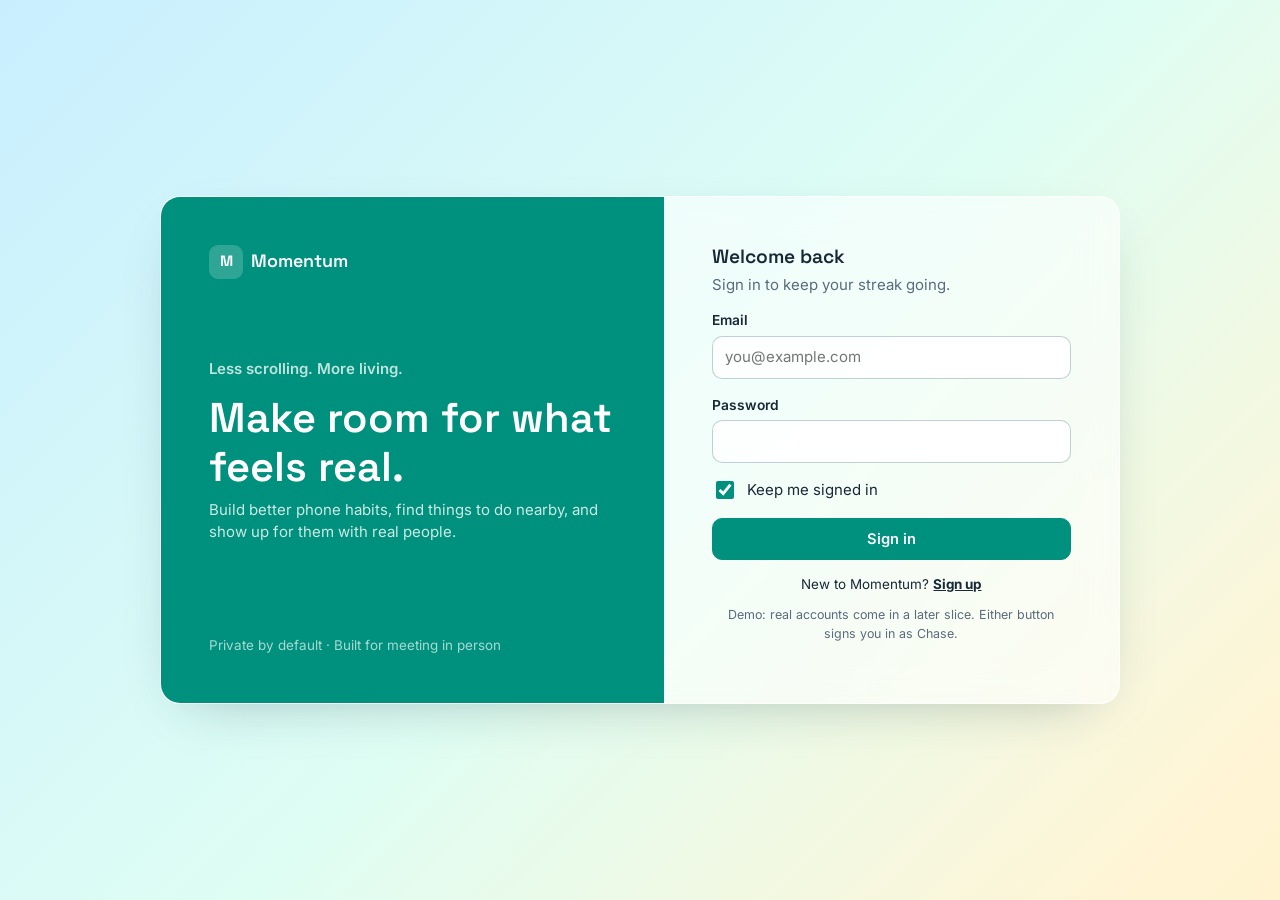
<file: index.html>
<!DOCTYPE html>
<html lang="en">
<head>
<meta charset="utf-8">
<meta name="viewport" content="width=device-width, initial-scale=1, viewport-fit=cover">
<title>Sign in | Momentum</title>
<meta name="description" content="Momentum: build better phone habits, find things to do nearby, and show up for them.">
<link rel="preconnect" href="https://fonts.googleapis.com">
<link rel="preconnect" href="https://fonts.gstatic.com" crossorigin>
<link rel="stylesheet" href="https://fonts.googleapis.com/css2?family=Inter:wght@400;500;600;700&family=Space+Grotesk:wght@500;600;700&display=swap">
<link rel="stylesheet" href="css/styles.css">
</head>
<body data-page="login">
<main id="main" class="page"></main>
<script src="js/config.js"></script>
<script src="js/vendor/supabase.js"></script>
<script src="js/store.js"></script>
<script src="js/ui.js"></script>
<script src="js/pages/login.js"></script>
</body>
</html>
</file>
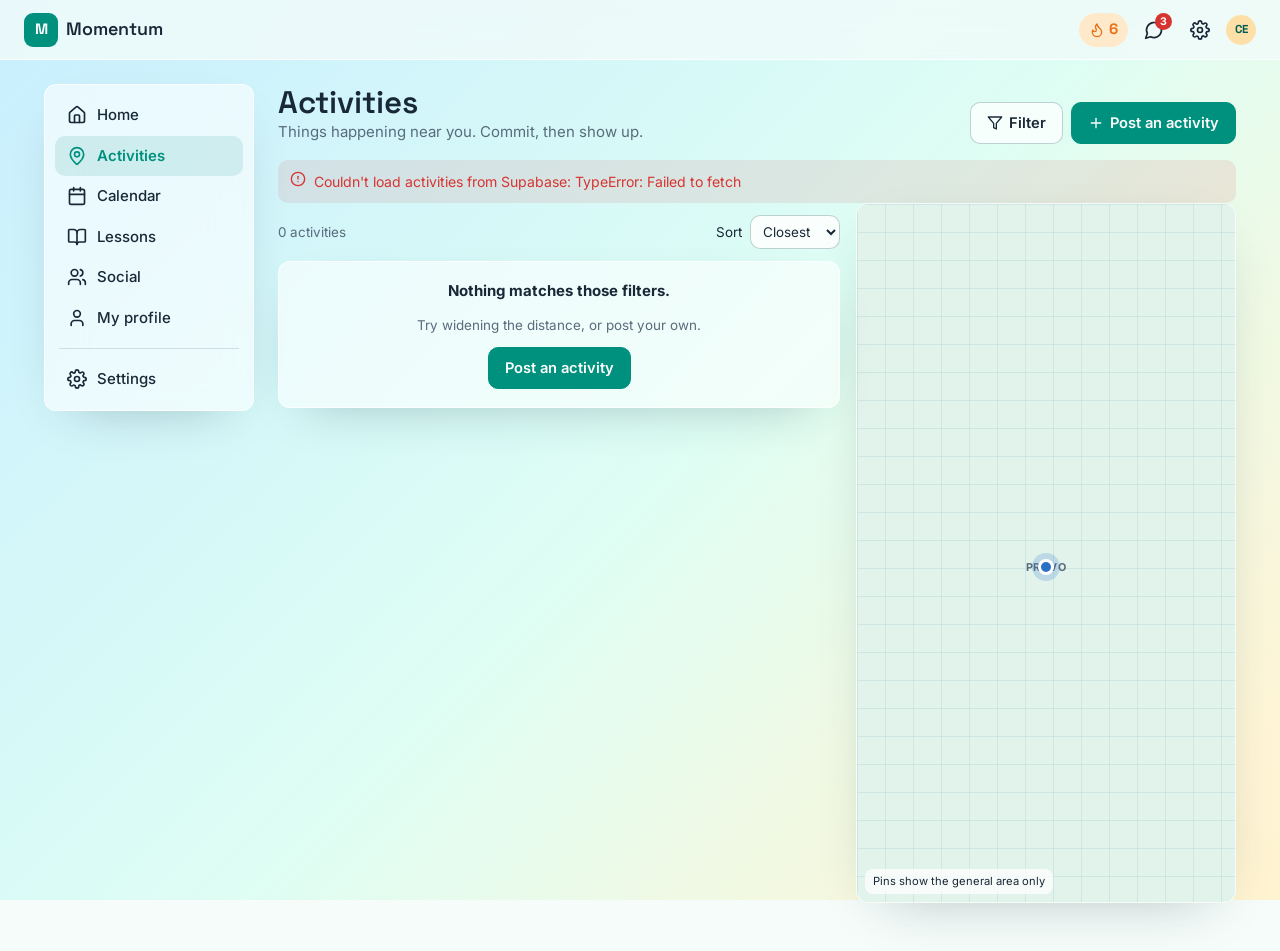
<file: activities.html>
<!DOCTYPE html>
<html lang="en">
<head>
<meta charset="utf-8">
<meta name="viewport" content="width=device-width, initial-scale=1, viewport-fit=cover">
<title>Activities | Momentum</title>
<meta name="description" content="Momentum: build better phone habits, find things to do nearby, and show up for them.">
<link rel="preconnect" href="https://fonts.googleapis.com">
<link rel="preconnect" href="https://fonts.gstatic.com" crossorigin>
<link rel="stylesheet" href="https://fonts.googleapis.com/css2?family=Inter:wght@400;500;600;700&family=Space+Grotesk:wght@500;600;700&display=swap">
<link rel="stylesheet" href="css/styles.css">
</head>
<body data-page="activities">
<main id="main" class="page"></main>
<script src="js/config.js"></script>
<script src="js/vendor/supabase.js"></script>
<script src="js/store.js"></script>
<script src="js/ui.js"></script>
<script src="js/pages/activities.js"></script>
</body>
</html>
</file>
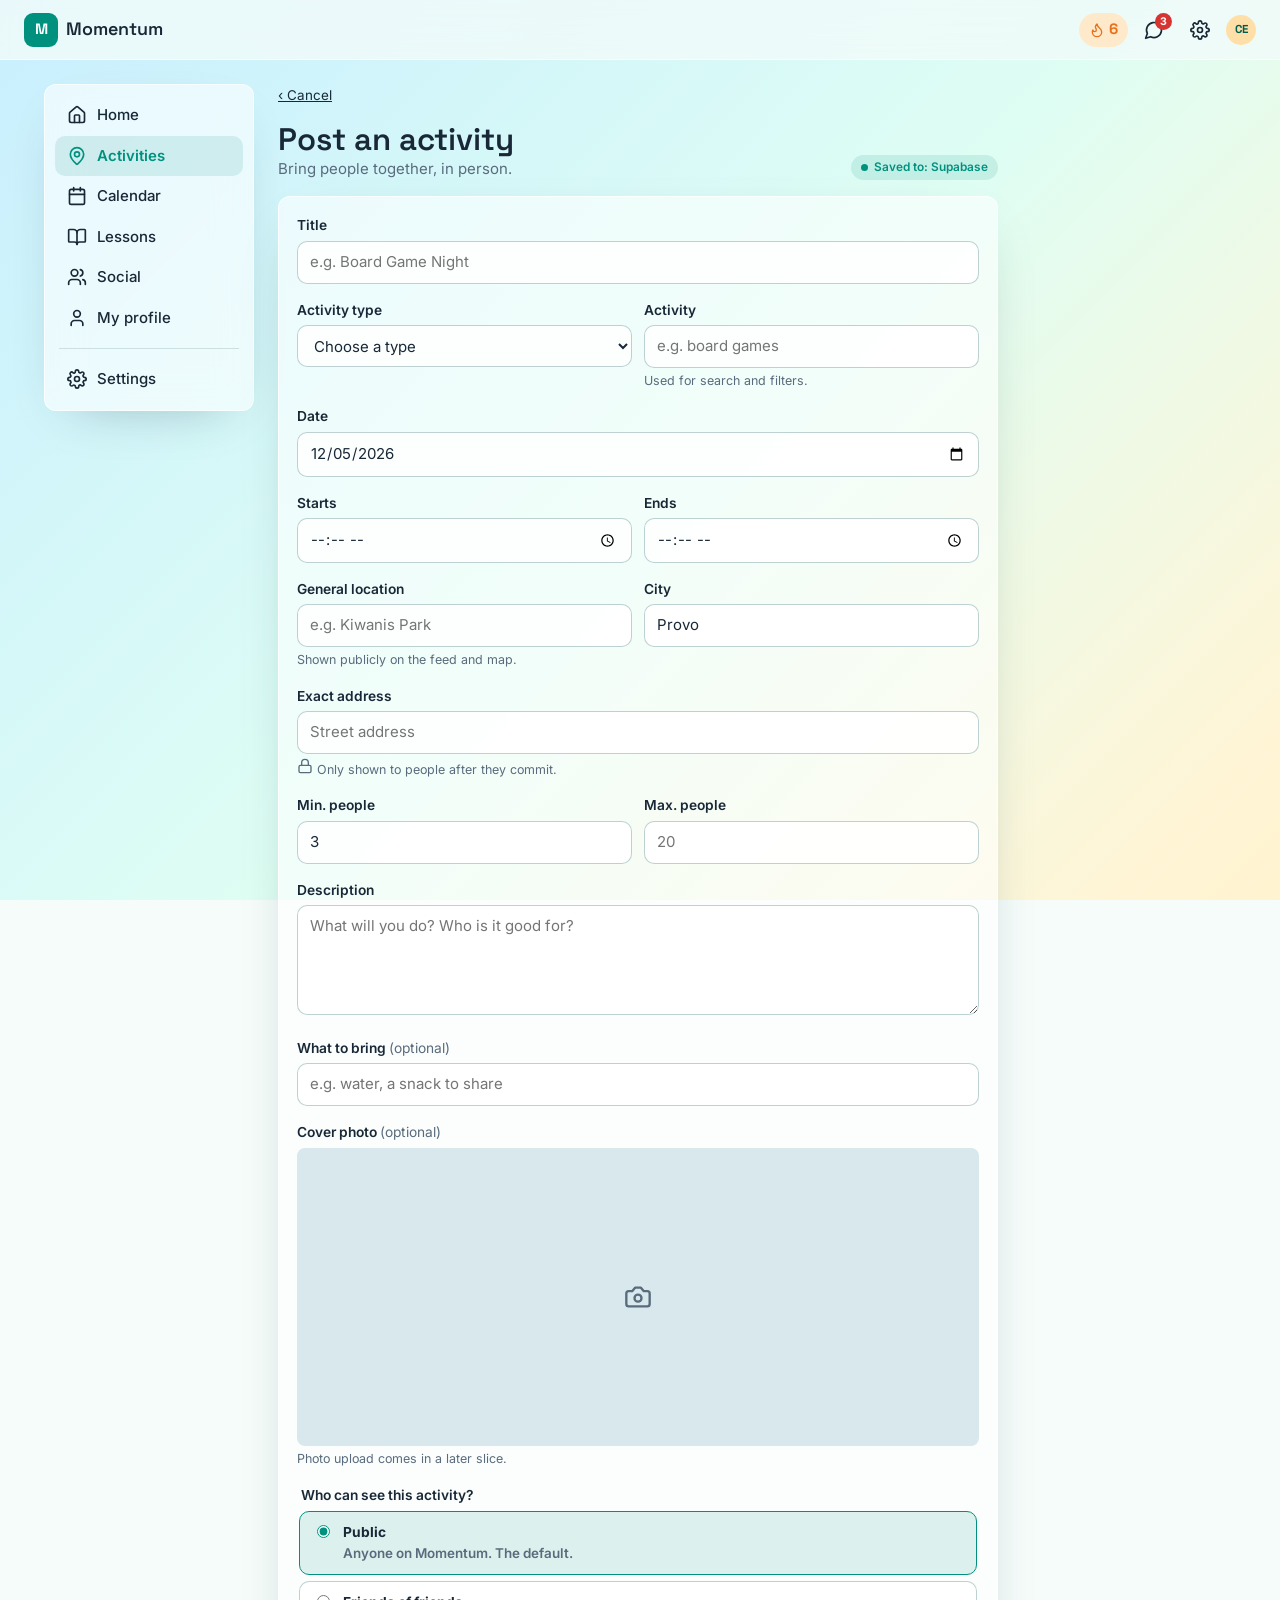
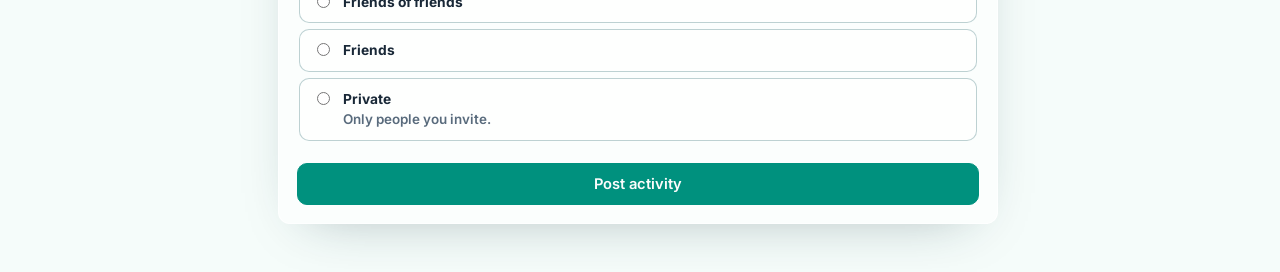
<file: activity-new.html>
<!DOCTYPE html>
<html lang="en">
<head>
<meta charset="utf-8">
<meta name="viewport" content="width=device-width, initial-scale=1, viewport-fit=cover">
<title>Post an activity | Momentum</title>
<meta name="description" content="Momentum: build better phone habits, find things to do nearby, and show up for them.">
<link rel="preconnect" href="https://fonts.googleapis.com">
<link rel="preconnect" href="https://fonts.gstatic.com" crossorigin>
<link rel="stylesheet" href="https://fonts.googleapis.com/css2?family=Inter:wght@400;500;600;700&family=Space+Grotesk:wght@500;600;700&display=swap">
<link rel="stylesheet" href="css/styles.css">
</head>
<body data-page="activity-new">
<main id="main" class="page"></main>
<script src="js/config.js"></script>
<script src="js/vendor/supabase.js"></script>
<script src="js/store.js"></script>
<script src="js/ui.js"></script>
<script src="js/pages/activity-new.js"></script>
</body>
</html>
</file>
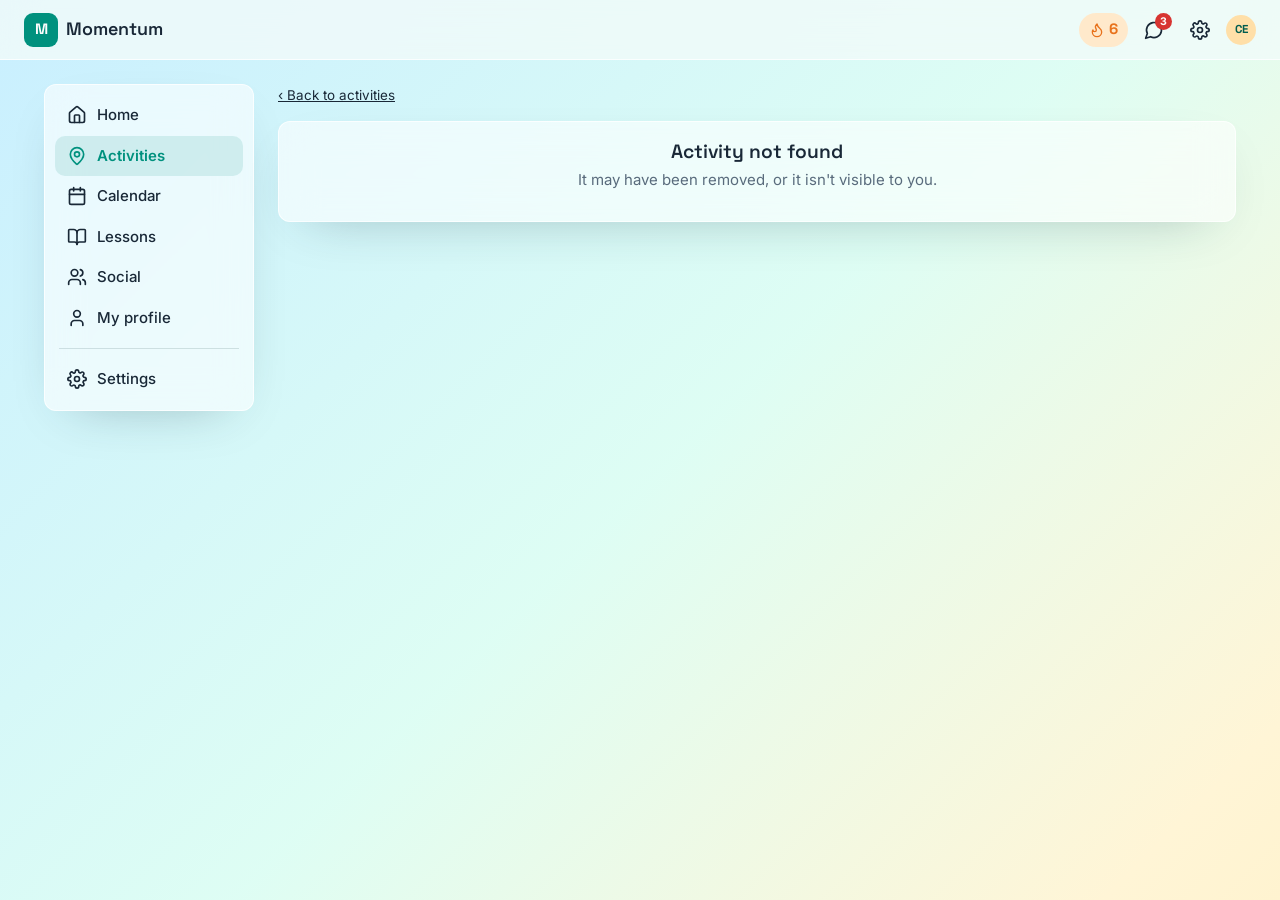
<file: activity.html>
<!DOCTYPE html>
<html lang="en">
<head>
<meta charset="utf-8">
<meta name="viewport" content="width=device-width, initial-scale=1, viewport-fit=cover">
<title>Activity | Momentum</title>
<meta name="description" content="Momentum: build better phone habits, find things to do nearby, and show up for them.">
<link rel="preconnect" href="https://fonts.googleapis.com">
<link rel="preconnect" href="https://fonts.gstatic.com" crossorigin>
<link rel="stylesheet" href="https://fonts.googleapis.com/css2?family=Inter:wght@400;500;600;700&family=Space+Grotesk:wght@500;600;700&display=swap">
<link rel="stylesheet" href="css/styles.css">
</head>
<body data-page="activity">
<main id="main" class="page"></main>
<script src="js/config.js"></script>
<script src="js/vendor/supabase.js"></script>
<script src="js/store.js"></script>
<script src="js/ui.js"></script>
<script src="js/pages/activity.js"></script>
</body>
</html>
</file>
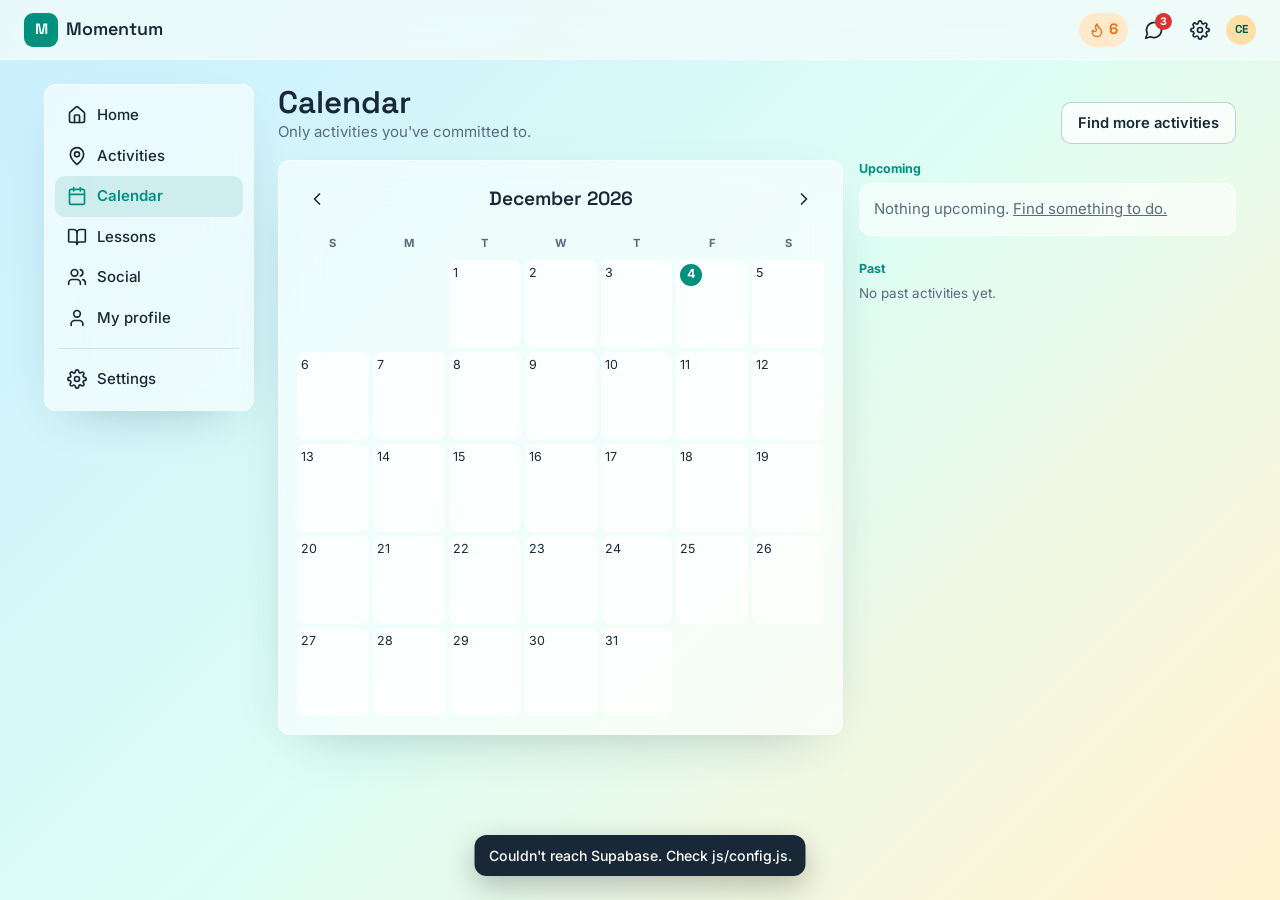
<file: calendar.html>
<!DOCTYPE html>
<html lang="en">
<head>
<meta charset="utf-8">
<meta name="viewport" content="width=device-width, initial-scale=1, viewport-fit=cover">
<title>Calendar | Momentum</title>
<meta name="description" content="Momentum: build better phone habits, find things to do nearby, and show up for them.">
<link rel="preconnect" href="https://fonts.googleapis.com">
<link rel="preconnect" href="https://fonts.gstatic.com" crossorigin>
<link rel="stylesheet" href="https://fonts.googleapis.com/css2?family=Inter:wght@400;500;600;700&family=Space+Grotesk:wght@500;600;700&display=swap">
<link rel="stylesheet" href="css/styles.css">
</head>
<body data-page="calendar">
<main id="main" class="page"></main>
<script src="js/config.js"></script>
<script src="js/vendor/supabase.js"></script>
<script src="js/store.js"></script>
<script src="js/ui.js"></script>
<script src="js/pages/calendar.js"></script>
</body>
</html>
</file>
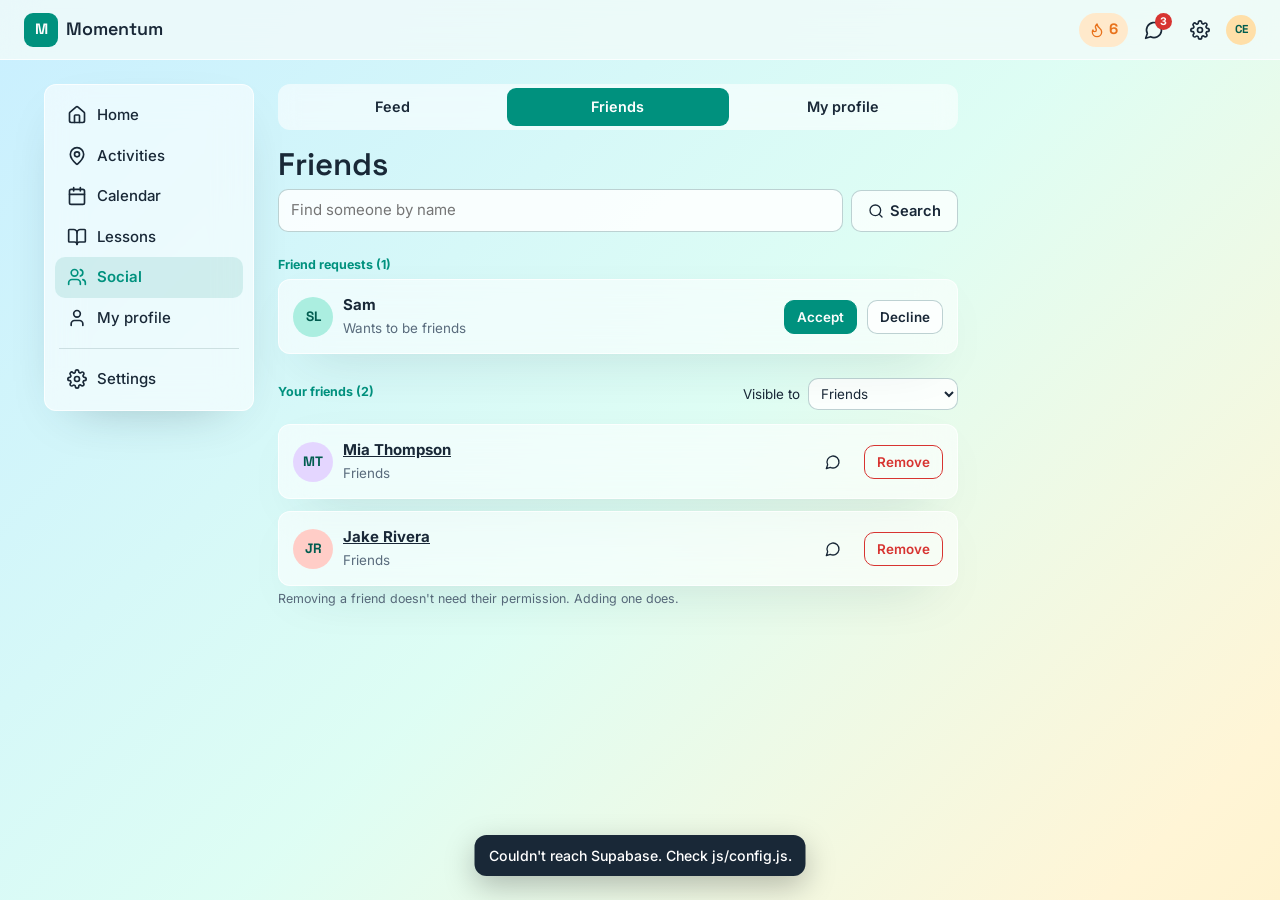
<file: friends.html>
<!DOCTYPE html>
<html lang="en">
<head>
<meta charset="utf-8">
<meta name="viewport" content="width=device-width, initial-scale=1, viewport-fit=cover">
<title>Friends | Momentum</title>
<meta name="description" content="Momentum: build better phone habits, find things to do nearby, and show up for them.">
<link rel="preconnect" href="https://fonts.googleapis.com">
<link rel="preconnect" href="https://fonts.gstatic.com" crossorigin>
<link rel="stylesheet" href="https://fonts.googleapis.com/css2?family=Inter:wght@400;500;600;700&family=Space+Grotesk:wght@500;600;700&display=swap">
<link rel="stylesheet" href="css/styles.css">
</head>
<body data-page="friends">
<main id="main" class="page"></main>
<script src="js/config.js"></script>
<script src="js/vendor/supabase.js"></script>
<script src="js/store.js"></script>
<script src="js/ui.js"></script>
<script src="js/pages/social.js"></script>
<script src="js/pages/friends.js"></script>
</body>
</html>
</file>
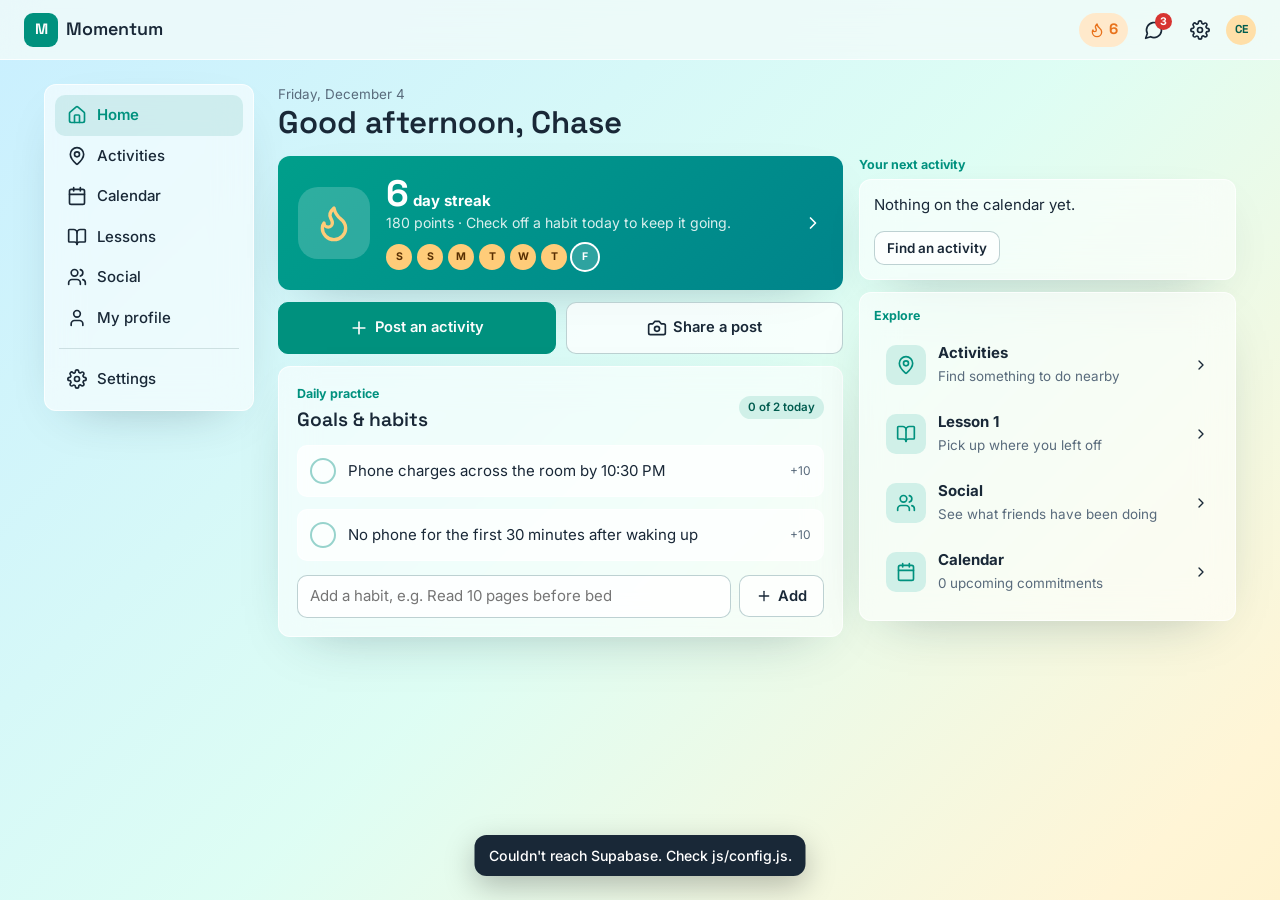
<file: home.html>
<!DOCTYPE html>
<html lang="en">
<head>
<meta charset="utf-8">
<meta name="viewport" content="width=device-width, initial-scale=1, viewport-fit=cover">
<title>Home | Momentum</title>
<meta name="description" content="Momentum: build better phone habits, find things to do nearby, and show up for them.">
<link rel="preconnect" href="https://fonts.googleapis.com">
<link rel="preconnect" href="https://fonts.gstatic.com" crossorigin>
<link rel="stylesheet" href="https://fonts.googleapis.com/css2?family=Inter:wght@400;500;600;700&family=Space+Grotesk:wght@500;600;700&display=swap">
<link rel="stylesheet" href="css/styles.css">
</head>
<body data-page="home">
<main id="main" class="page"></main>
<script src="js/config.js"></script>
<script src="js/vendor/supabase.js"></script>
<script src="js/store.js"></script>
<script src="js/ui.js"></script>
<script src="js/lessons-content.js"></script>
<script src="js/pages/home.js"></script>
</body>
</html>
</file>
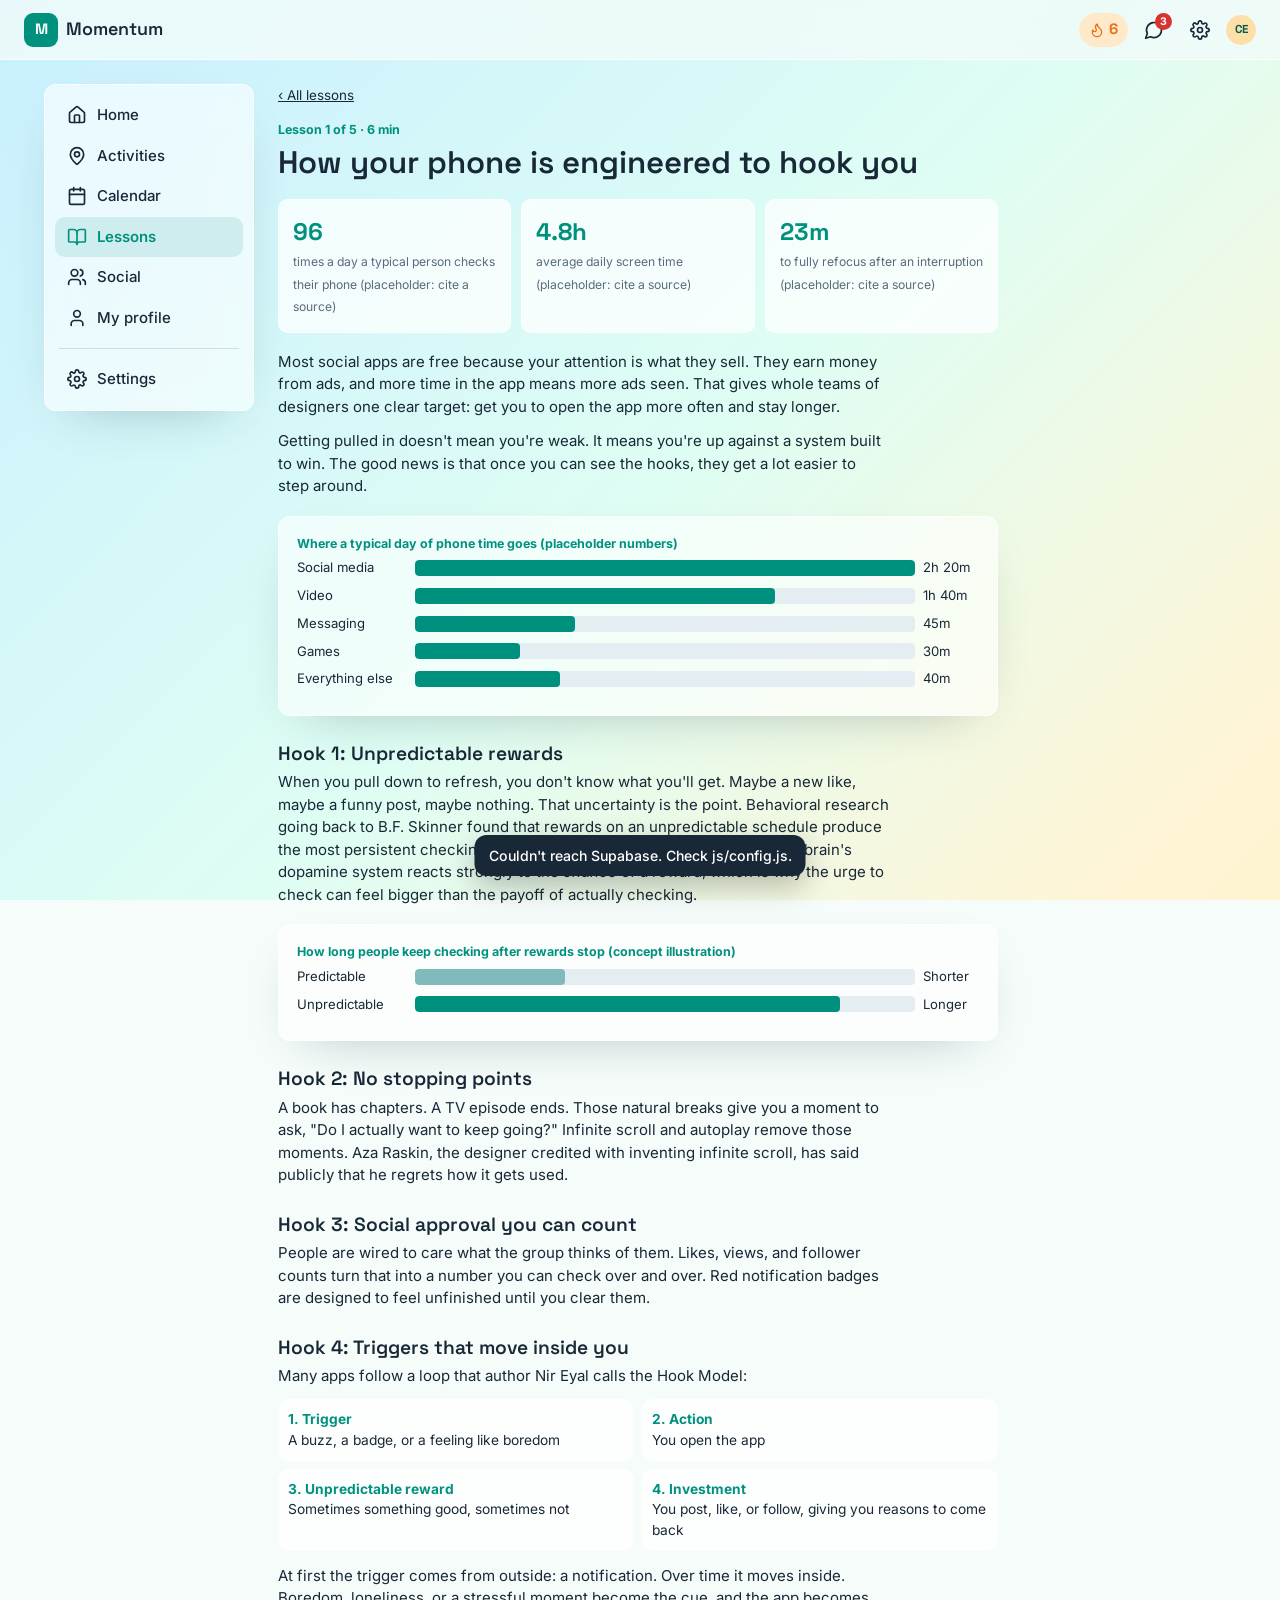
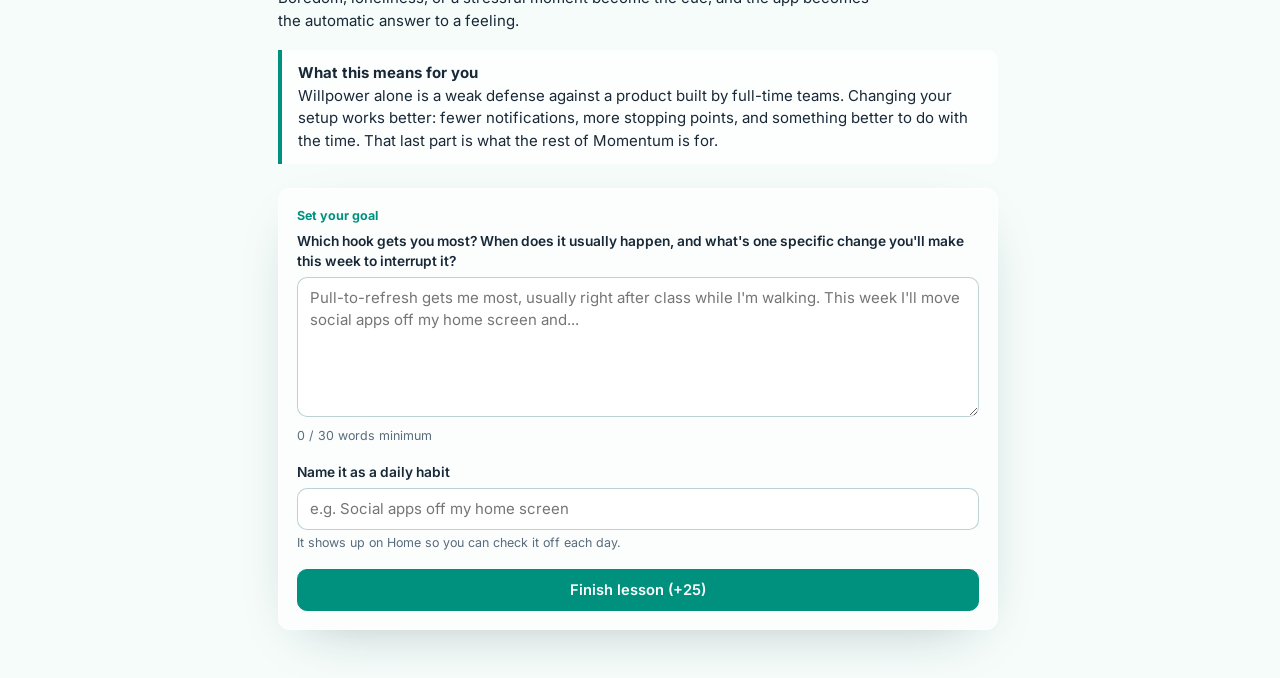
<file: lesson.html>
<!DOCTYPE html>
<html lang="en">
<head>
<meta charset="utf-8">
<meta name="viewport" content="width=device-width, initial-scale=1, viewport-fit=cover">
<title>Lesson | Momentum</title>
<meta name="description" content="Momentum: build better phone habits, find things to do nearby, and show up for them.">
<link rel="preconnect" href="https://fonts.googleapis.com">
<link rel="preconnect" href="https://fonts.gstatic.com" crossorigin>
<link rel="stylesheet" href="https://fonts.googleapis.com/css2?family=Inter:wght@400;500;600;700&family=Space+Grotesk:wght@500;600;700&display=swap">
<link rel="stylesheet" href="css/styles.css">
</head>
<body data-page="lesson">
<main id="main" class="page"></main>
<script src="js/config.js"></script>
<script src="js/vendor/supabase.js"></script>
<script src="js/store.js"></script>
<script src="js/ui.js"></script>
<script src="js/lessons-content.js"></script>
<script src="js/pages/lesson.js"></script>
</body>
</html>
</file>
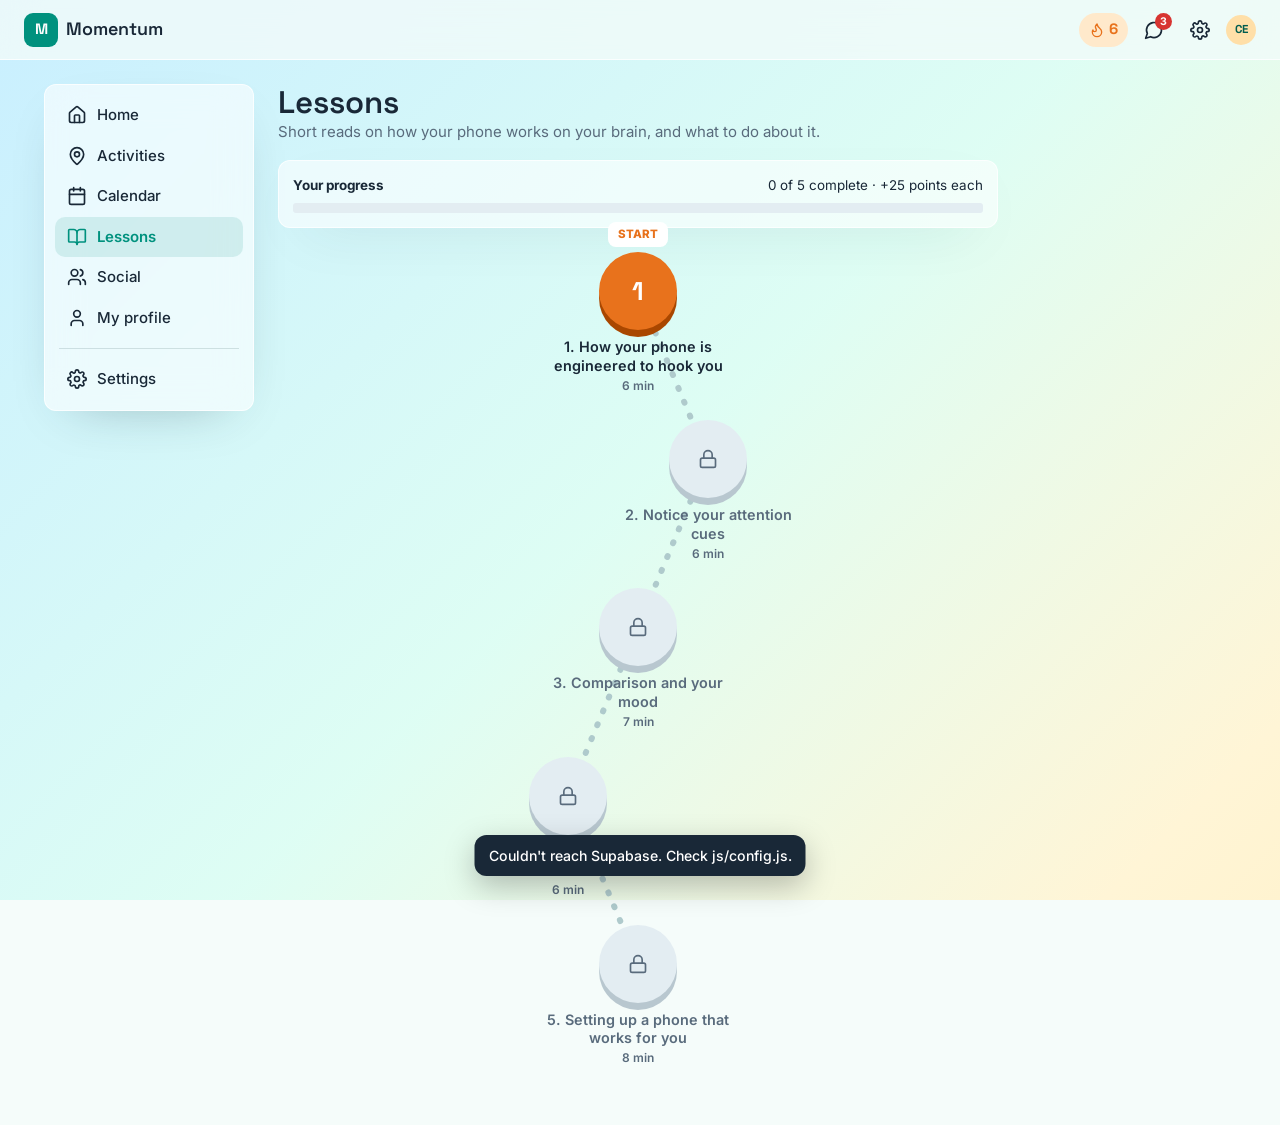
<file: lessons.html>
<!DOCTYPE html>
<html lang="en">
<head>
<meta charset="utf-8">
<meta name="viewport" content="width=device-width, initial-scale=1, viewport-fit=cover">
<title>Lessons | Momentum</title>
<meta name="description" content="Momentum: build better phone habits, find things to do nearby, and show up for them.">
<link rel="preconnect" href="https://fonts.googleapis.com">
<link rel="preconnect" href="https://fonts.gstatic.com" crossorigin>
<link rel="stylesheet" href="https://fonts.googleapis.com/css2?family=Inter:wght@400;500;600;700&family=Space+Grotesk:wght@500;600;700&display=swap">
<link rel="stylesheet" href="css/styles.css">
</head>
<body data-page="lessons">
<main id="main" class="page"></main>
<script src="js/config.js"></script>
<script src="js/vendor/supabase.js"></script>
<script src="js/store.js"></script>
<script src="js/ui.js"></script>
<script src="js/lessons-content.js"></script>
<script src="js/pages/lessons.js"></script>
</body>
</html>
</file>
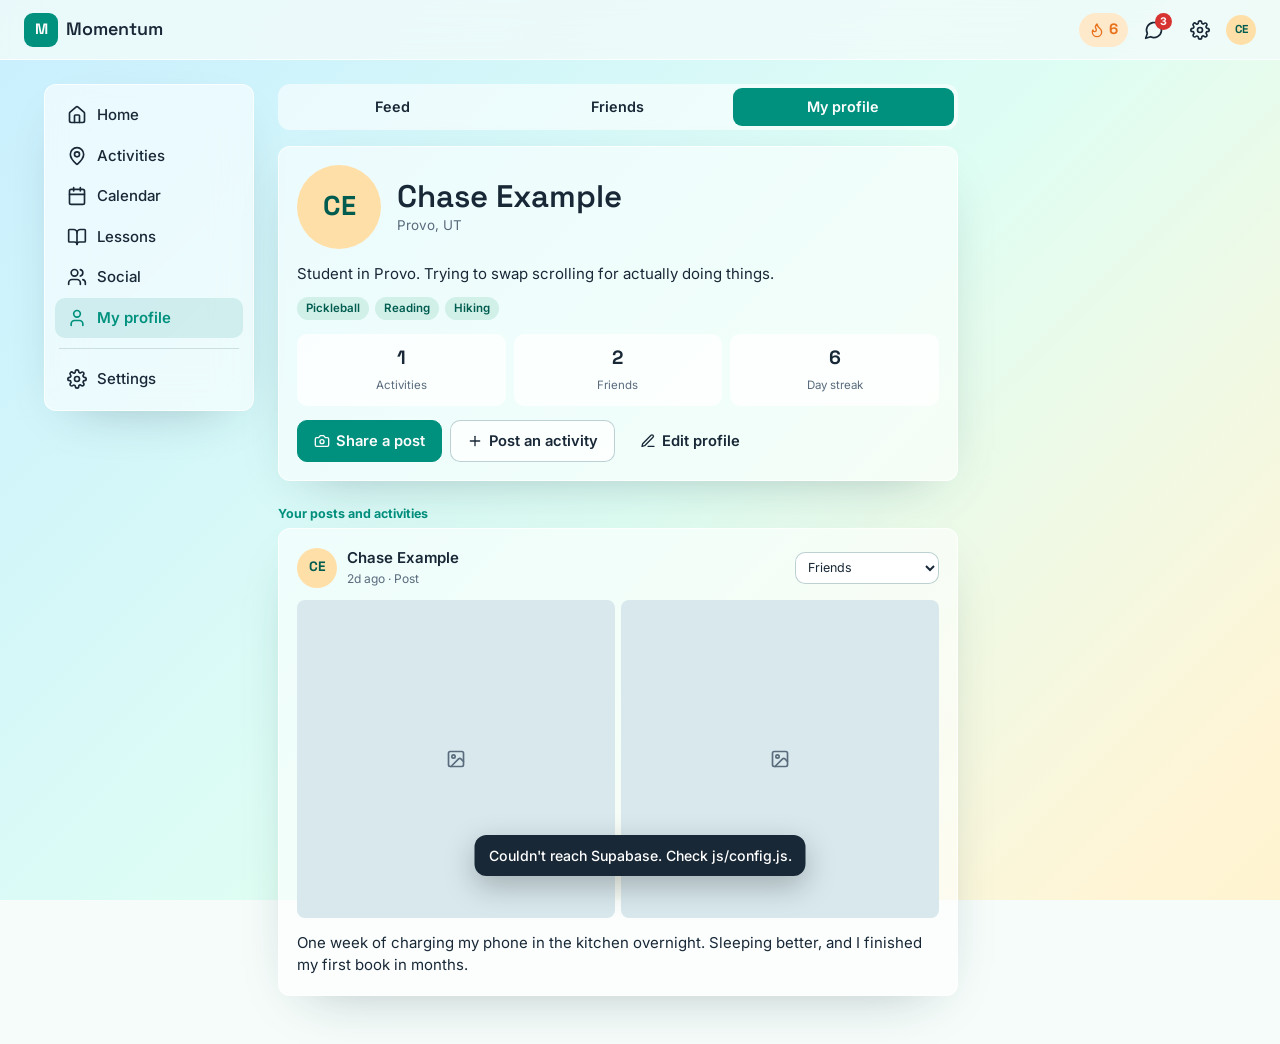
<file: profile.html>
<!DOCTYPE html>
<html lang="en">
<head>
<meta charset="utf-8">
<meta name="viewport" content="width=device-width, initial-scale=1, viewport-fit=cover">
<title>Profile | Momentum</title>
<meta name="description" content="Momentum: build better phone habits, find things to do nearby, and show up for them.">
<link rel="preconnect" href="https://fonts.googleapis.com">
<link rel="preconnect" href="https://fonts.gstatic.com" crossorigin>
<link rel="stylesheet" href="https://fonts.googleapis.com/css2?family=Inter:wght@400;500;600;700&family=Space+Grotesk:wght@500;600;700&display=swap">
<link rel="stylesheet" href="css/styles.css">
</head>
<body data-page="profile">
<main id="main" class="page"></main>
<script src="js/config.js"></script>
<script src="js/vendor/supabase.js"></script>
<script src="js/store.js"></script>
<script src="js/ui.js"></script>
<script src="js/pages/social.js"></script>
<script src="js/pages/profile.js"></script>
</body>
</html>
</file>
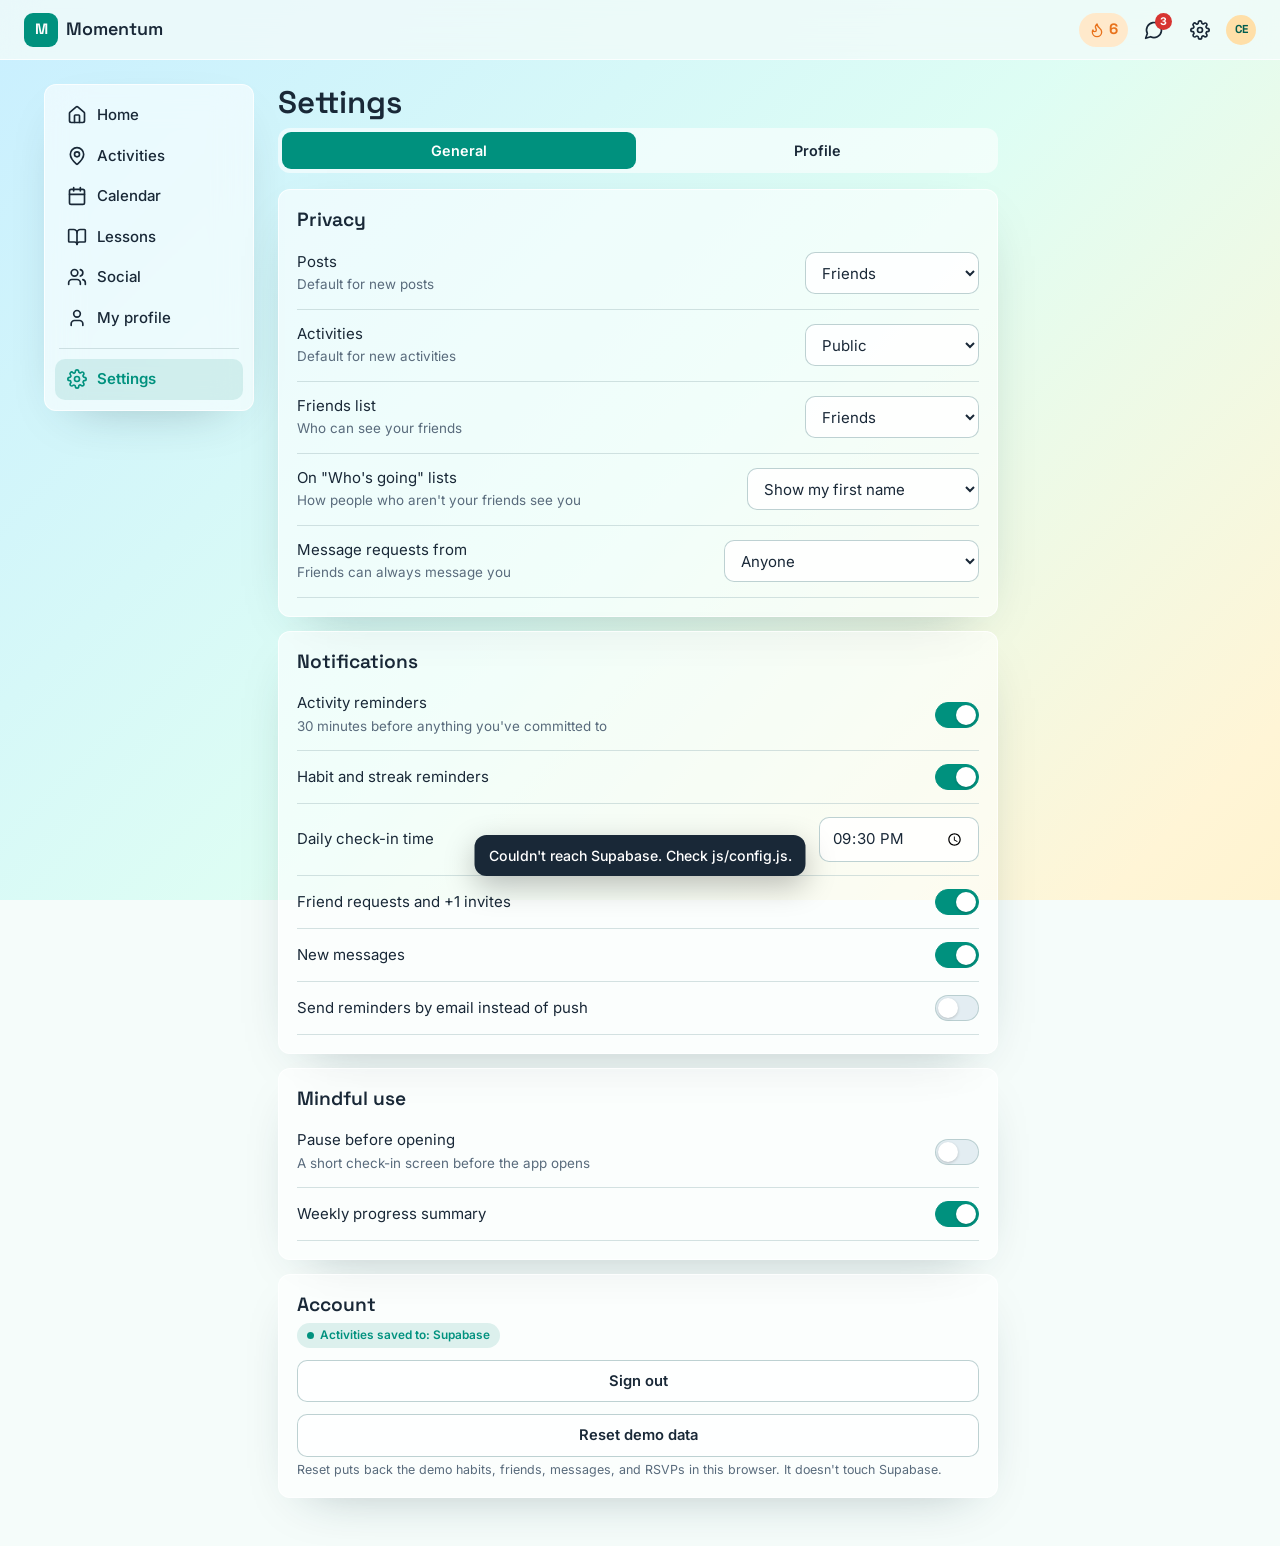
<file: settings.html>
<!DOCTYPE html>
<html lang="en">
<head>
<meta charset="utf-8">
<meta name="viewport" content="width=device-width, initial-scale=1, viewport-fit=cover">
<title>Settings | Momentum</title>
<meta name="description" content="Momentum: build better phone habits, find things to do nearby, and show up for them.">
<link rel="preconnect" href="https://fonts.googleapis.com">
<link rel="preconnect" href="https://fonts.gstatic.com" crossorigin>
<link rel="stylesheet" href="https://fonts.googleapis.com/css2?family=Inter:wght@400;500;600;700&family=Space+Grotesk:wght@500;600;700&display=swap">
<link rel="stylesheet" href="css/styles.css">
</head>
<body data-page="settings">
<main id="main" class="page"></main>
<script src="js/config.js"></script>
<script src="js/vendor/supabase.js"></script>
<script src="js/store.js"></script>
<script src="js/ui.js"></script>
<script src="js/pages/settings.js"></script>
</body>
</html>
</file>
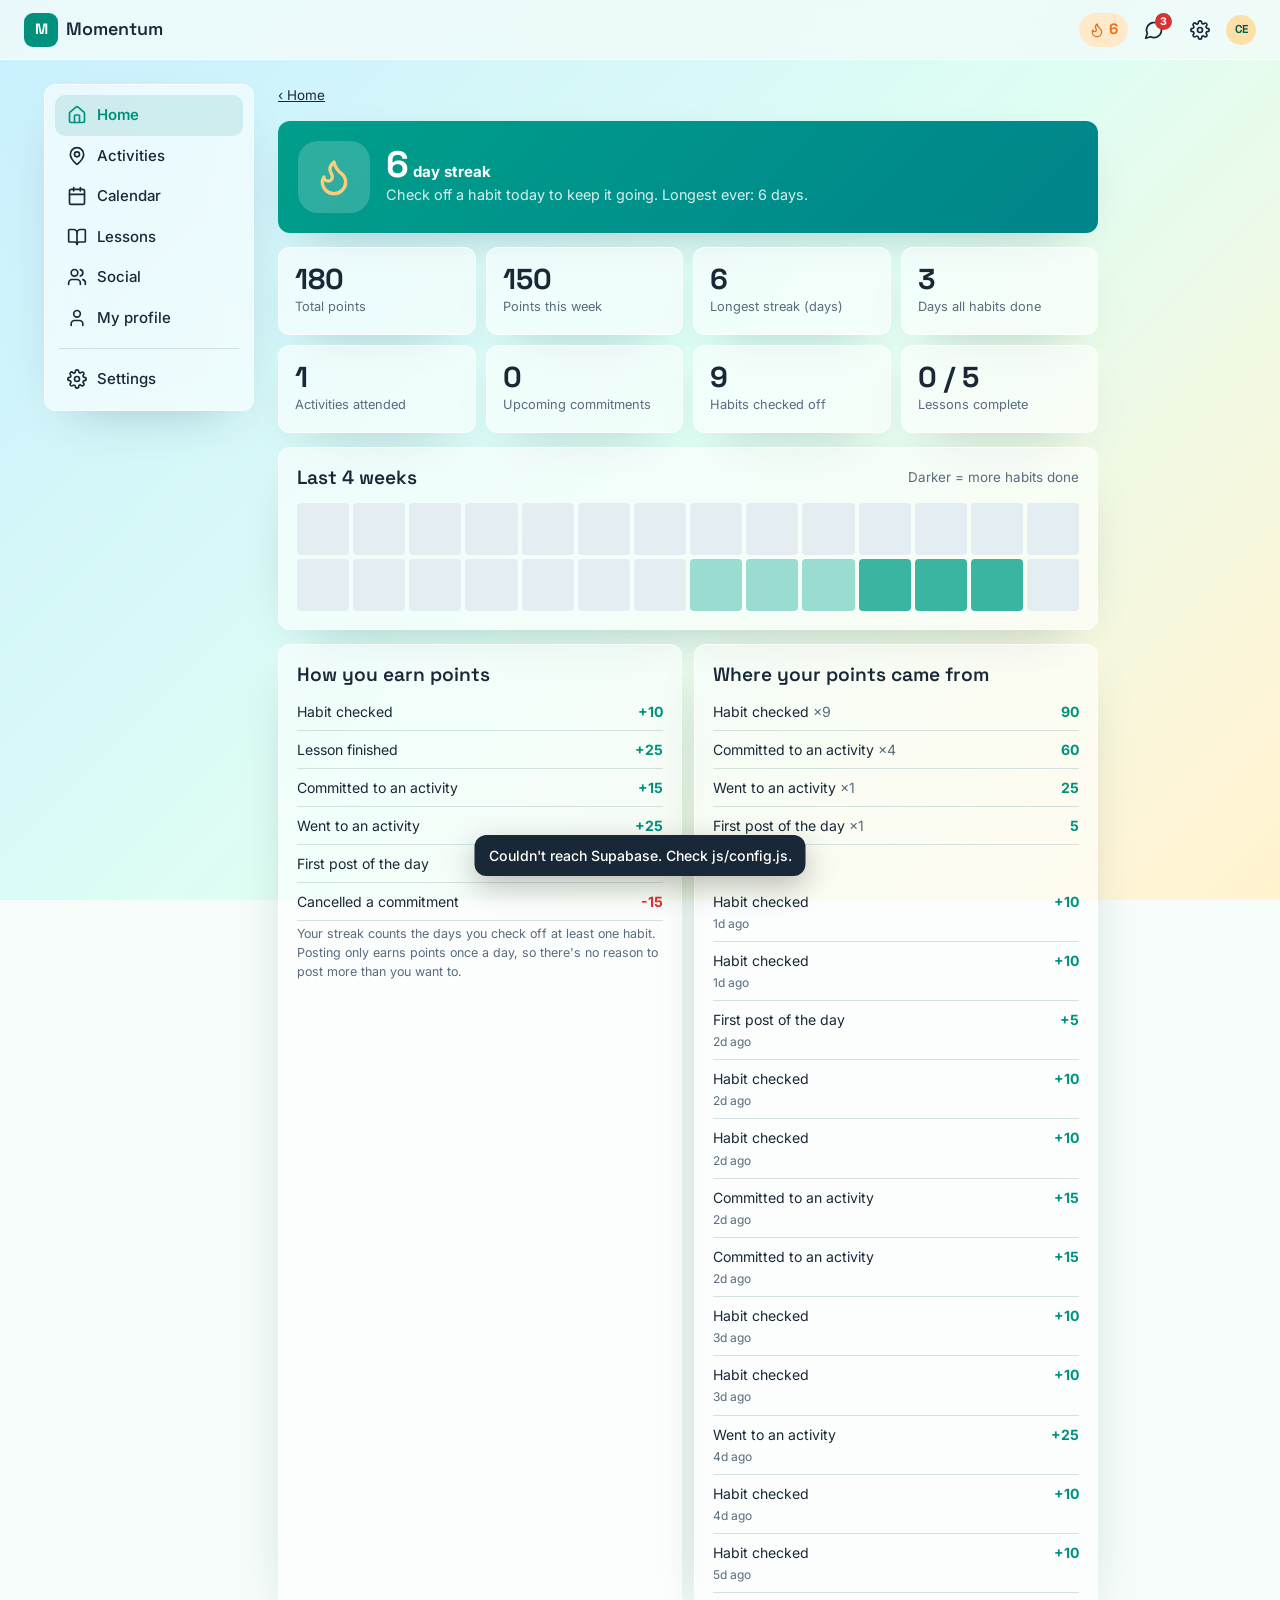
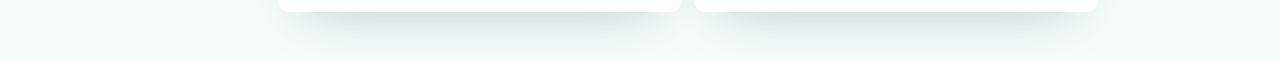
<file: streak.html>
<!DOCTYPE html>
<html lang="en">
<head>
<meta charset="utf-8">
<meta name="viewport" content="width=device-width, initial-scale=1, viewport-fit=cover">
<title>Your streak | Momentum</title>
<meta name="description" content="Momentum: build better phone habits, find things to do nearby, and show up for them.">
<link rel="preconnect" href="https://fonts.googleapis.com">
<link rel="preconnect" href="https://fonts.gstatic.com" crossorigin>
<link rel="stylesheet" href="https://fonts.googleapis.com/css2?family=Inter:wght@400;500;600;700&family=Space+Grotesk:wght@500;600;700&display=swap">
<link rel="stylesheet" href="css/styles.css">
</head>
<body data-page="streak">
<main id="main" class="page"></main>
<script src="js/config.js"></script>
<script src="js/vendor/supabase.js"></script>
<script src="js/store.js"></script>
<script src="js/ui.js"></script>
<script src="js/lessons-content.js"></script>
<script src="js/pages/streak.js"></script>
</body>
</html>
</file>
<file: css/styles.css>
/* =====================================================================
   Momentum: shared styles
   Mobile-first. Desktop layers on at 960px.
   Colors and fonts come from the Momentum prototype's theme.
   ===================================================================== */

:root {
  --font-display: "Space Grotesk", system-ui, sans-serif;
  --font-body: "Inter", system-ui, -apple-system, "Segoe UI", sans-serif;

  --bg: oklch(0.985 0.008 180);
  --fg: oklch(0.27 0.035 250);
  --primary: oklch(0.58 0.12 181);
  --primary-fg: oklch(0.99 0 0);
  --primary-soft: oklch(0.58 0.12 181 / 12%);
  --secondary: oklch(0.93 0.035 178);
  --secondary-fg: oklch(0.42 0.09 180);
  --muted: oklch(0.94 0.012 230);
  --muted-fg: oklch(0.52 0.035 247);
  --accent: oklch(0.95 0.025 183);
  --danger: oklch(0.58 0.2 27);
  --danger-soft: oklch(0.58 0.2 27 / 10%);
  --warn: oklch(0.62 0.14 70);
  --warn-soft: oklch(0.9 0.08 80 / 60%);
  --border: oklch(0.82 0.025 200 / 55%);
  --input: oklch(0.82 0.025 200 / 85%);
  --photo: oklch(0.92 0.018 218);
  --goal: oklch(0.96 0.035 83);
  --flame: oklch(0.68 0.17 50);
  --flame-soft: oklch(0.95 0.05 70);
  --glass: oklch(1 0 0 / 58%);
  --glass-strong: oklch(1 0 0 / 74%);
  --header: oklch(0.98 0.01 185 / 82%);
  --overlay: oklch(0.2 0.02 250 / 40%);
  --shadow: 0 18px 55px -30px oklch(0.3 0.04 220 / 38%);
  --r: 12px;
  --r-sm: 8px;
  --header-h: 60px;
  --tabbar-h: 66px;
}

* { box-sizing: border-box; }
html { -webkit-text-size-adjust: 100%; }
body {
  margin: 0;
  min-height: 100vh;
  font-family: var(--font-body);
  font-size: 15px;
  line-height: 1.5;
  color: var(--fg);
  background-color: var(--bg);
  background-image: linear-gradient(135deg, oklch(0.93 0.045 225), oklch(0.97 0.035 175) 52%, oklch(0.97 0.05 84));
  background-attachment: fixed;
}
a { color: inherit; }
button { font: inherit; color: inherit; cursor: pointer; }
h1, h2, h3 { margin: 0 0 .4rem; font-family: var(--font-display); font-weight: 600; line-height: 1.2; }
h1 { font-size: 1.65rem; }
h2 { font-size: 1.2rem; }
h3 { font-size: 1.02rem; }
p { margin: 0 0 .75rem; }
:focus-visible { outline: 3px solid var(--primary); outline-offset: 2px; }
[hidden] { display: none !important; }
svg.i { width: 20px; height: 20px; flex-shrink: 0; fill: none; stroke: currentColor; stroke-width: 2; stroke-linecap: round; stroke-linejoin: round; }
svg.i.sm { width: 16px; height: 16px; }
svg.i.lg { width: 28px; height: 28px; }

.muted { color: var(--muted-fg); }
.small { font-size: .84rem; }
.tiny { font-size: .75rem; }
.center { text-align: center; }
.mb0 { margin-bottom: 0; }
.mt { margin-top: 14px; }
.mt-lg { margin-top: 24px; }
.label { margin-bottom: .3rem; font-size: .78rem; font-weight: 700; color: var(--primary); }
.row { display: flex; gap: 8px; align-items: center; flex-wrap: wrap; }
.row-between { display: flex; gap: 10px; align-items: center; justify-content: space-between; flex-wrap: wrap; }
.grow { flex: 1; min-width: 0; }
.stack > * + * { margin-top: 12px; }
.grid-2 { display: grid; grid-template-columns: 1fr 1fr; gap: 12px; }
.grid-3 { display: grid; grid-template-columns: repeat(3, 1fr); gap: 10px; }

/* ---------- App shell ---------- */
.app-header {
  position: sticky; top: 0; z-index: 40;
  height: var(--header-h);
  display: flex; align-items: center; gap: 6px;
  padding: 0 12px;
  background: var(--header);
  border-bottom: 1px solid var(--glass-strong);
  backdrop-filter: blur(18px);
  -webkit-backdrop-filter: blur(18px);
}
.brand { display: flex; align-items: center; gap: 8px; margin-right: auto; text-decoration: none; }
.brand-mark {
  display: grid; place-items: center;
  width: 34px; height: 34px; border-radius: 9px;
  background: var(--primary); color: var(--primary-fg);
  font-family: var(--font-display); font-weight: 700;
}
.brand-name { font-family: var(--font-display); font-size: 1.12rem; font-weight: 600; }
.icon-btn {
  position: relative;
  display: inline-grid; place-items: center;
  width: 40px; height: 40px;
  border: 0; border-radius: 10px; background: transparent;
  text-decoration: none;
}
.icon-btn:hover, .icon-btn.on { background: var(--accent); }
.icon-btn .badge {
  position: absolute; top: 3px; right: 2px;
  min-width: 17px; height: 17px; padding: 0 4px;
  border-radius: 9px; background: var(--danger); color: #fff;
  font-size: .66rem; font-weight: 700; line-height: 17px; text-align: center;
}
.streak-chip {
  display: inline-flex; align-items: center; gap: 4px;
  height: 34px; padding: 0 10px;
  border-radius: 999px; background: var(--flame-soft); color: var(--flame);
  font-family: var(--font-display); font-weight: 700; text-decoration: none;
}
.avatar-btn { padding: 0; border: 0; background: none; border-radius: 50%; text-decoration: none; }

.shell { max-width: 1240px; margin: 0 auto; padding: 16px 16px calc(var(--tabbar-h) + 28px); }
.sidebar { display: none; }
.page { min-width: 0; animation: rise .4s ease both; }
.page.narrow { max-width: 720px; }
@keyframes rise { from { opacity: 0; transform: translateY(8px); } to { opacity: 1; transform: none; } }

/* Phone: bottom tab bar */
.tabbar {
  position: fixed; left: 0; right: 0; bottom: 0; z-index: 40;
  height: var(--tabbar-h);
  display: grid; grid-template-columns: repeat(5, 1fr);
  padding-bottom: env(safe-area-inset-bottom);
  background: var(--header);
  border-top: 1px solid var(--glass-strong);
  backdrop-filter: blur(18px);
  -webkit-backdrop-filter: blur(18px);
}
.tabbar a {
  display: flex; flex-direction: column; align-items: center; justify-content: center; gap: 3px;
  font-size: .7rem; font-weight: 600; color: var(--muted-fg); text-decoration: none;
}
.tabbar a.active { color: var(--primary); }

.nav-item {
  display: flex; align-items: center; gap: 10px;
  padding: 9px 12px; border-radius: 10px;
  font-weight: 500; text-decoration: none;
}
.nav-item:hover { background: var(--accent); }
.nav-item.active { background: var(--primary-soft); color: var(--primary); font-weight: 600; }

/* ---------- Surfaces ---------- */
.panel {
  padding: 18px;
  border: 1px solid var(--glass-strong); border-radius: var(--r);
  background: var(--glass);
  box-shadow: var(--shadow);
  backdrop-filter: blur(18px);
  -webkit-backdrop-filter: blur(18px);
}
.panel.tight { padding: 14px; }
a.panel, button.panel { display: block; width: 100%; text-align: left; text-decoration: none; color: inherit; font: inherit; }
a.panel:hover, button.panel:hover { background: var(--glass-strong); }
.soft { padding: 12px; border-radius: var(--r-sm); background: var(--glass-strong); border: 1px solid var(--glass-strong); }
.goal-box { padding: 14px; border-radius: var(--r-sm); background: var(--goal); }
.page-head { display: flex; justify-content: space-between; align-items: flex-end; gap: 12px; flex-wrap: wrap; margin-bottom: 16px; }
.page-head h1 { margin: 0; }

/* ---------- Buttons ---------- */
.btn {
  display: inline-flex; align-items: center; justify-content: center; gap: 6px;
  min-height: 42px; padding: 9px 16px;
  border: 1px solid var(--input); border-radius: 10px;
  background: var(--glass-strong); color: var(--fg);
  font-weight: 600; font-size: .92rem; text-decoration: none; white-space: nowrap;
}
.btn:hover { background: #fff; }
.btn:disabled { opacity: .5; cursor: not-allowed; }
.btn-primary { border-color: var(--primary); background: var(--primary); color: var(--primary-fg); }
.btn-primary:hover { background: oklch(0.52 0.12 181); }
.btn-ghost { border-color: transparent; background: transparent; }
.btn-ghost:hover { background: var(--accent); }
.btn-danger { border-color: var(--danger); color: var(--danger); background: transparent; }
.btn-danger:hover { background: var(--danger-soft); }
.btn-sm { min-height: 34px; padding: 5px 12px; font-size: .84rem; }
.btn-block { display: flex; width: 100%; }

/* ---------- Tags ---------- */
.tag {
  display: inline-flex; align-items: center; gap: 4px;
  padding: 3px 9px; border-radius: 999px;
  background: var(--secondary); color: var(--secondary-fg);
  font-size: .72rem; font-weight: 600; white-space: nowrap;
}
.tag.ok { background: var(--primary-soft); color: var(--primary); }
.tag.warn { background: var(--warn-soft); color: oklch(0.45 0.1 60); }
.tag.danger { background: var(--danger-soft); color: var(--danger); }
.tag.grey { background: var(--muted); color: var(--muted-fg); }
.tag.flame { background: var(--flame-soft); color: var(--flame); }

/* ---------- Placeholders (no real photos anywhere) ---------- */
.photo {
  display: grid; place-items: center;
  aspect-ratio: 4 / 3; min-width: 0;
  border-radius: var(--r-sm);
  background: var(--photo); color: var(--muted-fg);
}
.photo.cover { aspect-ratio: 16 / 7; }
.photo.thumb { width: 64px; height: 64px; aspect-ratio: auto; flex-shrink: 0; }
.photo-grid { display: grid; gap: 6px; grid-template-columns: repeat(3, 1fr); }
.photo-grid .photo { aspect-ratio: 1; }
.photo-grid.n1 { grid-template-columns: 1fr; }
.photo-grid.n1 .photo { aspect-ratio: 16 / 9; }
.photo-grid.n2 { grid-template-columns: 1fr 1fr; }
.photo-grid.n4 { grid-template-columns: 1fr 1fr; }
.avatar {
  display: grid; place-items: center; flex-shrink: 0;
  width: 40px; height: 40px; border-radius: 50%;
  background: var(--secondary); color: var(--secondary-fg);
  font-family: var(--font-display); font-weight: 700; font-size: .85rem;
  text-decoration: none;
}
.avatar.sm { width: 30px; height: 30px; font-size: .72rem; }
.avatar.lg { width: 84px; height: 84px; font-size: 1.7rem; }
.avatar.c1 { background: oklch(0.9 0.07 180); }
.avatar.c2 { background: oklch(0.92 0.08 78); }
.avatar.c3 { background: oklch(0.9 0.06 300); }
.avatar.c4 { background: oklch(0.9 0.07 25); }
.avatar.anon { background: var(--muted); color: var(--muted-fg); }
.person { display: flex; align-items: center; gap: 10px; min-width: 0; }

/* ---------- Forms ---------- */
.field { margin-bottom: 16px; }
.field > label, .field > .flabel { display: block; margin-bottom: 5px; font-size: .86rem; font-weight: 600; }
.opt { font-weight: 400; color: var(--muted-fg); }
.hint { margin-top: 4px; font-size: .78rem; color: var(--muted-fg); }
.err { margin-top: 4px; font-size: .8rem; font-weight: 600; color: var(--danger); }
input[type=text], input[type=email], input[type=password], input[type=search], input[type=number],
input[type=date], input[type=time], input[type=tel], select, textarea {
  width: 100%; min-height: 42px; padding: 9px 12px;
  border: 1px solid var(--input); border-radius: 10px;
  background: oklch(1 0 0 / 85%); color: var(--fg);
  font: inherit;
}
textarea { min-height: 110px; resize: vertical; }
input:focus, select:focus, textarea:focus { outline: none; border-color: var(--primary); box-shadow: 0 0 0 3px var(--primary-soft); }
.invalid input, .invalid select, .invalid textarea, input.invalid { border-color: var(--danger); background: var(--danger-soft); }
.choice-list label {
  display: flex; gap: 10px; align-items: flex-start;
  margin-bottom: 6px; padding: 10px 12px;
  border: 1px solid var(--input); border-radius: 10px;
  background: oklch(1 0 0 / 60%); cursor: pointer;
}
.choice-list label:has(input:checked) { border-color: var(--primary); background: var(--primary-soft); }
.choice-list input { margin-top: 3px; accent-color: var(--primary); }
.chips { display: flex; flex-wrap: wrap; gap: 6px; }
.chip {
  display: inline-flex; align-items: center; gap: 6px;
  padding: 6px 12px; border: 1px solid var(--input); border-radius: 999px;
  background: oklch(1 0 0 / 60%); font-size: .84rem; cursor: pointer;
}
.chip input { position: absolute; opacity: 0; pointer-events: none; }
.chip:has(input:checked) { border-color: var(--primary); background: var(--primary); color: var(--primary-fg); }
.check { display: flex; gap: 10px; align-items: flex-start; cursor: pointer; }
.check input { width: 18px; height: 18px; margin-top: 2px; accent-color: var(--primary); flex-shrink: 0; }
.switch {
  appearance: none; -webkit-appearance: none; position: relative; flex-shrink: 0;
  width: 44px; height: 26px; margin: 0; border-radius: 13px; background: var(--muted); cursor: pointer;
  border: 1px solid var(--input);
}
.switch::after { content: ""; position: absolute; top: 2px; left: 2px; width: 20px; height: 20px; border-radius: 50%; background: #fff; box-shadow: 0 1px 3px rgba(0,0,0,.2); transition: left .15s; }
.switch:checked { background: var(--primary); border-color: var(--primary); }
.switch:checked::after { left: 20px; }
.setting-row { display: flex; justify-content: space-between; align-items: center; gap: 14px; padding: 13px 0; border-bottom: 1px solid var(--border); }
.setting-row select, .setting-row input[type=time] { width: auto; min-width: 160px; }
@media (max-width: 639px) {
  .setting-row:has(select) { flex-direction: column; align-items: stretch; gap: 8px; }
  .setting-row:has(select) select { width: 100%; }
}

/* ---------- Modals + toasts ---------- */
.modal-backdrop {
  position: fixed; inset: 0; z-index: 70;
  display: flex; align-items: flex-end; justify-content: center;
  background: var(--overlay);
  backdrop-filter: blur(3px);
}
.modal {
  position: relative;
  width: 100%; max-width: 500px; max-height: 92vh; overflow-y: auto;
  padding: 22px 20px 24px;
  border-radius: 18px 18px 0 0;
  background: var(--bg);
  box-shadow: 0 -10px 40px rgba(0,0,0,.15);
  animation: rise .25s ease both;
}
.modal .close { position: absolute; top: 10px; right: 10px; }
.modal h2 { padding-right: 36px; }
.modal-actions { display: flex; flex-direction: column-reverse; gap: 8px; margin-top: 18px; }
.alert { display: flex; gap: 8px; align-items: flex-start; padding: 11px 12px; border-radius: 10px; font-size: .88rem; background: var(--danger-soft); color: var(--danger); }
.alert.ok { background: var(--primary-soft); color: var(--primary); }
.alert.info { background: var(--muted); color: var(--fg); }
.alert.warn { background: var(--warn-soft); color: oklch(0.4 0.09 60); }
.toasts { position: fixed; left: 50%; bottom: calc(var(--tabbar-h) + 14px); z-index: 90; transform: translateX(-50%); display: grid; gap: 8px; width: max-content; max-width: calc(100vw - 32px); }
.toast { display: flex; align-items: center; gap: 8px; padding: 10px 14px; border-radius: 12px; background: var(--fg); color: #fff; font-size: .88rem; font-weight: 500; box-shadow: 0 10px 30px rgba(0,0,0,.25); animation: rise .25s ease both; }
.toast .pts { padding: 2px 8px; border-radius: 999px; background: var(--flame); font-weight: 700; }

/* ---------- Messages panel ---------- */
.msg-panel {
  position: fixed; top: var(--header-h); left: 0; right: 0; bottom: 0; z-index: 60;
  display: flex; flex-direction: column;
  background: var(--bg);
}
.msg-head { display: flex; align-items: center; gap: 8px; padding: 12px 14px; border-bottom: 1px solid var(--border); }
.msg-body { flex: 1; min-height: 0; overflow-y: auto; padding: 14px; }
.convo-item { display: flex; align-items: center; gap: 10px; width: 100%; padding: 10px; border: 0; border-radius: 10px; background: none; text-align: left; }
.convo-item:hover { background: var(--accent); }
.convo-item .preview { font-size: .8rem; color: var(--muted-fg); white-space: nowrap; overflow: hidden; text-overflow: ellipsis; }
.convo-item.unread .name { font-weight: 700; }
.convo-item.unread::after { content: ""; width: 8px; height: 8px; border-radius: 50%; background: var(--primary); flex-shrink: 0; }
.thread { display: flex; flex-direction: column; gap: 6px; }
.bubble { max-width: 80%; padding: 8px 12px; border-radius: 14px; background: var(--muted); font-size: .9rem; align-self: flex-start; }
.bubble.me { align-self: flex-end; background: var(--primary); color: var(--primary-fg); }
.bubble .who { display: block; font-size: .7rem; font-weight: 700; opacity: .75; }
.composer { display: flex; gap: 8px; padding: 12px 14px; border-top: 1px solid var(--border); }
.composer input { flex: 1; }
.context-pill { display: inline-flex; gap: 6px; align-items: center; padding: 4px 10px; border-radius: 999px; background: var(--goal); font-size: .76rem; font-weight: 600; }

/* ---------- Home ---------- */
.home-grid { display: grid; gap: 16px; }
.streak-hero {
  display: flex; align-items: center; gap: 16px;
  padding: 20px;
  border-radius: var(--r);
  background: linear-gradient(135deg, oklch(0.62 0.13 181), oklch(0.55 0.11 200));
  color: #fff; text-decoration: none;
  box-shadow: var(--shadow);
}
.streak-hero:hover { filter: brightness(1.04); }
.flame-badge { display: grid; place-items: center; width: 72px; height: 72px; flex-shrink: 0; border-radius: 20px; background: oklch(1 0 0 / 18%); }
.flame-badge svg { width: 40px; height: 40px; stroke: oklch(0.88 0.12 75); }
.streak-num { font-family: var(--font-display); font-size: 2.3rem; font-weight: 700; line-height: 1; }
.week-dots { display: flex; gap: 5px; margin-top: 10px; }
.week-dots span { display: grid; place-items: center; width: 26px; height: 26px; border-radius: 50%; background: oklch(1 0 0 / 18%); font-size: .66rem; font-weight: 700; }
.week-dots span.on { background: oklch(0.88 0.12 75); color: oklch(0.35 0.08 60); }
.week-dots span.today { box-shadow: 0 0 0 2px #fff; }
.quick-actions { display: grid; grid-template-columns: 1fr 1fr; gap: 10px; }
.quick-actions .btn { min-height: 52px; }
.habit {
  display: flex; align-items: center; gap: 12px;
  width: 100%; padding: 12px;
  border: 1px solid var(--glass-strong); border-radius: 10px;
  background: var(--glass-strong); text-align: left;
}
.habit:hover { background: #fff; }
.habit .box { display: grid; place-items: center; width: 26px; height: 26px; flex-shrink: 0; border: 2px solid oklch(0.58 0.12 181 / 40%); border-radius: 50%; color: #fff; }
.habit.done .box { border-color: var(--primary); background: var(--primary); }
.habit.done .title { color: var(--muted-fg); text-decoration: line-through; }
.date-badge { width: 52px; flex-shrink: 0; padding: 5px 0; border-radius: 10px; background: var(--primary-soft); color: var(--primary); text-align: center; line-height: 1.1; }
.date-badge small { display: block; font-size: .64rem; font-weight: 700; }
.date-badge b { display: block; font-family: var(--font-display); font-size: 1.3rem; }
.date-badge.past { background: var(--muted); color: var(--muted-fg); }
.tile { display: flex; align-items: center; gap: 12px; padding: 12px; border-radius: 10px; text-decoration: none; }
.tile:hover { background: var(--accent); }
.tile .ico { display: grid; place-items: center; width: 40px; height: 40px; border-radius: 10px; background: var(--secondary); color: var(--primary); }

/* ---------- Activities ---------- */
.split { display: grid; gap: 16px; }
.map {
  position: relative; height: 210px; overflow: hidden;
  border-radius: var(--r);
  border: 1px solid var(--glass-strong);
  background-color: oklch(0.95 0.02 170);
  background-image:
    linear-gradient(oklch(0.88 0.03 190 / 60%) 1px, transparent 1px),
    linear-gradient(90deg, oklch(0.88 0.03 190 / 60%) 1px, transparent 1px);
  background-size: 28px 28px;
  box-shadow: var(--shadow);
}
.map .city { position: absolute; transform: translate(-50%, -50%); font-size: .68rem; font-weight: 700; color: var(--muted-fg); letter-spacing: .04em; pointer-events: none; }
.map .pin {
  position: absolute; transform: translate(-50%, -100%);
  display: grid; place-items: center;
  width: 28px; height: 28px; border: 2px solid #fff; border-radius: 50% 50% 50% 0; rotate: -45deg;
  background: var(--primary); color: #fff; font-size: .72rem; font-weight: 700; text-decoration: none;
  box-shadow: 0 3px 8px rgba(0,0,0,.25);
}
.map .pin span { rotate: 45deg; }
.map .pin.mine { background: var(--flame); }
.map .you { position: absolute; transform: translate(-50%, -50%); width: 16px; height: 16px; border: 3px solid #fff; border-radius: 50%; background: oklch(0.55 0.15 255); box-shadow: 0 0 0 6px oklch(0.55 0.15 255 / 20%); }
.map-legend { position: absolute; left: 8px; bottom: 8px; padding: 4px 8px; border-radius: 8px; background: var(--glass-strong); font-size: .7rem; }
.act-card { display: flex; gap: 12px; align-items: flex-start; }
.num { display: grid; place-items: center; width: 26px; height: 26px; flex-shrink: 0; border-radius: 50%; background: var(--primary); color: #fff; font-size: .74rem; font-weight: 700; }
.meta { display: flex; flex-wrap: wrap; gap: 4px 14px; margin: 4px 0 6px; font-size: .82rem; color: var(--muted-fg); }
.meta span { display: inline-flex; align-items: center; gap: 4px; }
.capacity { height: 6px; margin-top: 8px; border-radius: 3px; background: var(--muted); overflow: hidden; }
.capacity i { display: block; height: 100%; background: var(--primary); }
.filter-panel { display: grid; gap: 4px 12px; }
dl.kv { display: grid; grid-template-columns: auto 1fr; gap: 9px 16px; margin: 0; font-size: .92rem; }
dl.kv dt { display: flex; gap: 6px; align-items: center; color: var(--muted-fg); font-weight: 600; }
dl.kv dd { margin: 0; }
.attendee { display: flex; align-items: center; gap: 10px; padding: 8px 0; border-bottom: 1px solid var(--border); }
.attendee:last-child { border-bottom: 0; }
.cta-bar { position: sticky; bottom: calc(var(--tabbar-h) + 8px); z-index: 5; margin-top: 18px; padding: 12px; border-radius: var(--r); background: var(--glass-strong); border: 1px solid var(--glass-strong); box-shadow: var(--shadow); backdrop-filter: blur(18px); }
.mode-badge { display: inline-flex; gap: 6px; align-items: center; padding: 4px 10px; border-radius: 999px; font-size: .74rem; font-weight: 600; background: var(--muted); color: var(--muted-fg); }
.mode-badge.live { background: var(--primary-soft); color: var(--primary); }
.mode-badge::before { content: ""; width: 7px; height: 7px; border-radius: 50%; background: currentColor; }

/* ---------- Calendar ---------- */
.cal-layout { display: grid; gap: 16px; }
.cal { display: grid; grid-template-columns: repeat(7, 1fr); gap: 4px; margin-top: 12px; }
.cal .dow { padding: 4px 0; text-align: center; font-size: .7rem; font-weight: 700; color: var(--muted-fg); }
.cal .day { min-height: 46px; padding: 4px; border-radius: 8px; background: var(--glass-strong); font-size: .78rem; display: flex; flex-direction: column; gap: 2px; }
.cal .day.out { background: transparent; color: oklch(0.52 0.035 247 / 40%); }
.cal .day.today .d { display: grid; place-items: center; width: 22px; height: 22px; border-radius: 50%; background: var(--primary); color: #fff; font-weight: 700; }
.cal .ev { display: block; padding: 2px 4px; border-radius: 4px; background: var(--primary); color: #fff; font-size: .62rem; font-weight: 600; text-decoration: none; overflow: hidden; white-space: nowrap; text-overflow: ellipsis; }
.cal .ev.past { background: var(--muted-fg); }
.cal .ev .t { display: none; }
details.event { border-radius: var(--r); background: var(--glass); border: 1px solid var(--glass-strong); box-shadow: var(--shadow); }
details.event > summary { display: flex; align-items: center; gap: 12px; padding: 12px; cursor: pointer; list-style: none; }
details.event > summary::-webkit-details-marker { display: none; }
details.event[open] > summary { border-bottom: 1px solid var(--border); }
.event-body { padding: 14px; }

/* ---------- Lessons map ---------- */
.lesson-path { position: relative; display: flex; flex-direction: column; align-items: center; gap: 26px; padding: 24px 0 10px; }
.lesson-node { position: relative; z-index: 1; display: flex; flex-direction: column; align-items: center; gap: 8px; width: 220px; text-decoration: none; background: none; border: 0; }
.lesson-node .orb {
  display: grid; place-items: center;
  width: 78px; height: 78px; border-radius: 50%;
  font-family: var(--font-display); font-size: 1.6rem; font-weight: 700;
  box-shadow: 0 7px 0 var(--orb-shadow);
  transition: transform .12s;
}
.lesson-node:active .orb { transform: translateY(4px); box-shadow: 0 3px 0 var(--orb-shadow); }
.lesson-node.done .orb { background: var(--primary); color: #fff; --orb-shadow: oklch(0.45 0.1 181); }
.lesson-node.current .orb { background: var(--flame); color: #fff; --orb-shadow: oklch(0.52 0.15 50); animation: pulse 2s ease-in-out infinite; }
.lesson-node.locked .orb { background: var(--muted); color: var(--muted-fg); --orb-shadow: oklch(0.82 0.02 230); }
.lesson-node .t { max-width: 200px; font-weight: 600; font-size: .9rem; text-align: center; line-height: 1.3; }
.lesson-node.locked .t { color: var(--muted-fg); }
.lesson-node .start { position: absolute; top: -30px; padding: 4px 10px; border-radius: 8px; background: #fff; color: var(--flame); font-size: .72rem; font-weight: 800; box-shadow: var(--shadow); }
.lesson-path svg.trail { position: absolute; inset: 0; z-index: 0; width: 100%; height: 100%; pointer-events: none; overflow: visible; }
@keyframes pulse { 50% { box-shadow: 0 7px 0 var(--orb-shadow), 0 0 0 10px oklch(0.68 0.17 50 / 18%); } }
@media (prefers-reduced-motion: reduce) { .lesson-node.current .orb, .page, .modal, .toast { animation: none; } }

.lesson-body p { max-width: 68ch; }
.lesson-body h2 { margin-top: 26px; }
.stat-cards { display: grid; grid-template-columns: repeat(auto-fit, minmax(150px, 1fr)); gap: 10px; margin: 18px 0; }
.stat-card { padding: 14px; border-radius: 10px; background: var(--glass-strong); border: 1px solid var(--glass-strong); }
.stat-card b { display: block; font-family: var(--font-display); font-size: 1.5rem; color: var(--primary); }
.stat-card span { font-size: .76rem; color: var(--muted-fg); }
.chart { margin: 18px 0; }
.bar-row { display: grid; grid-template-columns: 110px 1fr 56px; gap: 8px; align-items: center; margin-bottom: 8px; font-size: .82rem; }
.bar-track { height: 16px; border-radius: 4px; background: var(--muted); overflow: hidden; }
.bar { height: 100%; border-radius: 4px; background: var(--primary); }
.bar.alt { background: oklch(0.75 0.06 200); }
.loop { display: grid; grid-template-columns: 1fr 1fr; gap: 8px; }
.loop div { padding: 10px; border-radius: 10px; background: var(--glass-strong); font-size: .86rem; }
.loop b { display: block; color: var(--primary); }
.callout { margin: 18px 0; padding: 12px 16px; border-left: 4px solid var(--primary); border-radius: 0 10px 10px 0; background: var(--glass-strong); }

/* ---------- Streak page ---------- */
.big-stats { display: grid; grid-template-columns: repeat(2, 1fr); gap: 10px; }
.big-stat { padding: 16px; border-radius: var(--r); background: var(--glass); border: 1px solid var(--glass-strong); box-shadow: var(--shadow); }
.big-stat b { display: block; font-family: var(--font-display); font-size: 1.8rem; line-height: 1.1; }
.big-stat span { font-size: .8rem; color: var(--muted-fg); }
.heat { display: grid; grid-template-columns: repeat(14, 1fr); gap: 4px; }
.heat span { aspect-ratio: 1; border-radius: 4px; background: var(--muted); }
.heat span.l1 { background: oklch(0.85 0.07 181); }
.heat span.l2 { background: oklch(0.7 0.11 181); }
.heat span.l3 { background: var(--primary); }
.ledger-row { display: flex; justify-content: space-between; gap: 10px; padding: 8px 0; border-bottom: 1px solid var(--border); font-size: .88rem; }
.ledger-row .p { font-weight: 700; color: var(--primary); }
.ledger-row .p.neg { color: var(--danger); }

/* ---------- Social ---------- */
.subnav { display: flex; gap: 4px; margin-bottom: 16px; padding: 4px; border-radius: 12px; background: var(--glass); backdrop-filter: blur(10px); }
.subnav a { flex: 1; padding: 8px; border-radius: 9px; font-size: .9rem; font-weight: 600; text-align: center; text-decoration: none; }
.subnav a.active { background: var(--primary); color: #fff; }
.post-head { display: flex; align-items: center; gap: 10px; margin-bottom: 12px; }
.post-head .who { flex: 1; min-width: 0; }
.post-head .name { font-weight: 600; text-decoration: none; }
.post-head select { width: auto; min-height: 32px; padding: 3px 8px; font-size: .78rem; }
.post-actions { display: flex; gap: 6px; margin-top: 12px; padding-top: 10px; border-top: 1px solid var(--border); }
.encourage.on { color: var(--flame); }
.encourage.on svg { fill: currentColor; }
.linked-activity { display: flex; gap: 10px; align-items: center; margin-top: 12px; padding: 10px 12px; border-radius: 10px; background: var(--goal); text-decoration: none; }
.feed-end { padding: 24px; text-align: center; border: 2px dashed var(--border); border-radius: var(--r); }
.profile-head { display: flex; gap: 16px; align-items: center; }
.profile-stats { display: grid; grid-template-columns: repeat(3, 1fr); gap: 8px; margin-top: 14px; }
.profile-stats div { padding: 10px; border-radius: 10px; background: var(--glass-strong); text-align: center; }
.profile-stats b { display: block; font-family: var(--font-display); font-size: 1.2rem; }
.profile-stats span { font-size: .72rem; color: var(--muted-fg); }
.photo-picker { display: grid; grid-template-columns: repeat(5, 1fr); gap: 6px; }
.photo-picker .photo { aspect-ratio: 1; border: 2px dashed var(--input); background: oklch(1 0 0 / 50%); }
.photo-picker .photo.filled { border: 0; background: var(--photo); }

/* ---------- Login ---------- */
.auth-wrap { display: grid; place-items: center; min-height: 100vh; padding: 20px 14px; }
.auth-card { display: grid; width: 100%; max-width: 960px; overflow: hidden; border-radius: 20px; border: 1px solid var(--glass-strong); background: var(--glass); box-shadow: var(--shadow); backdrop-filter: blur(18px); }
.auth-hero { display: flex; flex-direction: column; justify-content: space-between; gap: 30px; padding: 28px; background: var(--primary); color: #fff; }
.auth-hero h1 { font-size: 2rem; }
.auth-form { padding: 28px; }

/* =====================================================================
   Larger screens
   ===================================================================== */
@media (min-width: 640px) {
  .modal-backdrop { align-items: center; padding: 16px; }
  .modal { border-radius: 18px; }
  .modal-actions { flex-direction: row; justify-content: flex-end; }
  .big-stats { grid-template-columns: repeat(4, 1fr); }
  .cal .day { min-height: 70px; }
  .msg-panel { left: auto; width: 420px; border-left: 1px solid var(--border); box-shadow: -20px 0 50px rgba(0,0,0,.12); }
}

@media (min-width: 960px) {
  .app-header { padding: 0 24px; }
  .tabbar { display: none; }
  .toasts { bottom: 24px; }
  .shell {
    display: grid; grid-template-columns: 210px minmax(0, 1fr); gap: 24px;
    padding: 24px 24px 48px;
  }
  .sidebar {
    display: block; position: sticky; top: calc(var(--header-h) + 24px);
    height: fit-content; padding: 10px;
  }
  .sidebar hr { margin: 10px 4px; border: 0; border-top: 1px solid var(--border); }
  h1 { font-size: 1.95rem; }
  .home-grid { grid-template-columns: minmax(0, 1.5fr) minmax(300px, 1fr); align-items: start; }
  .split { grid-template-columns: minmax(0, 1fr) 380px; align-items: start; }
  .map-col { order: 2; position: sticky; top: calc(var(--header-h) + 24px); }
  .map { height: calc(100vh - 200px); min-height: 380px; }
  .filter-panel { grid-template-columns: repeat(2, 1fr); }
  .cta-bar { bottom: 16px; }
  .cal-layout { grid-template-columns: minmax(0, 1.5fr) minmax(300px, 1fr); align-items: start; }
  .cal .day { min-height: 88px; }
  .cal .ev .t { display: inline; }
  .auth-card { grid-template-columns: 1.05fr .95fr; }
  .auth-hero, .auth-form { padding: 48px; }
  .auth-hero h1 { font-size: 2.6rem; }
}
</file>
